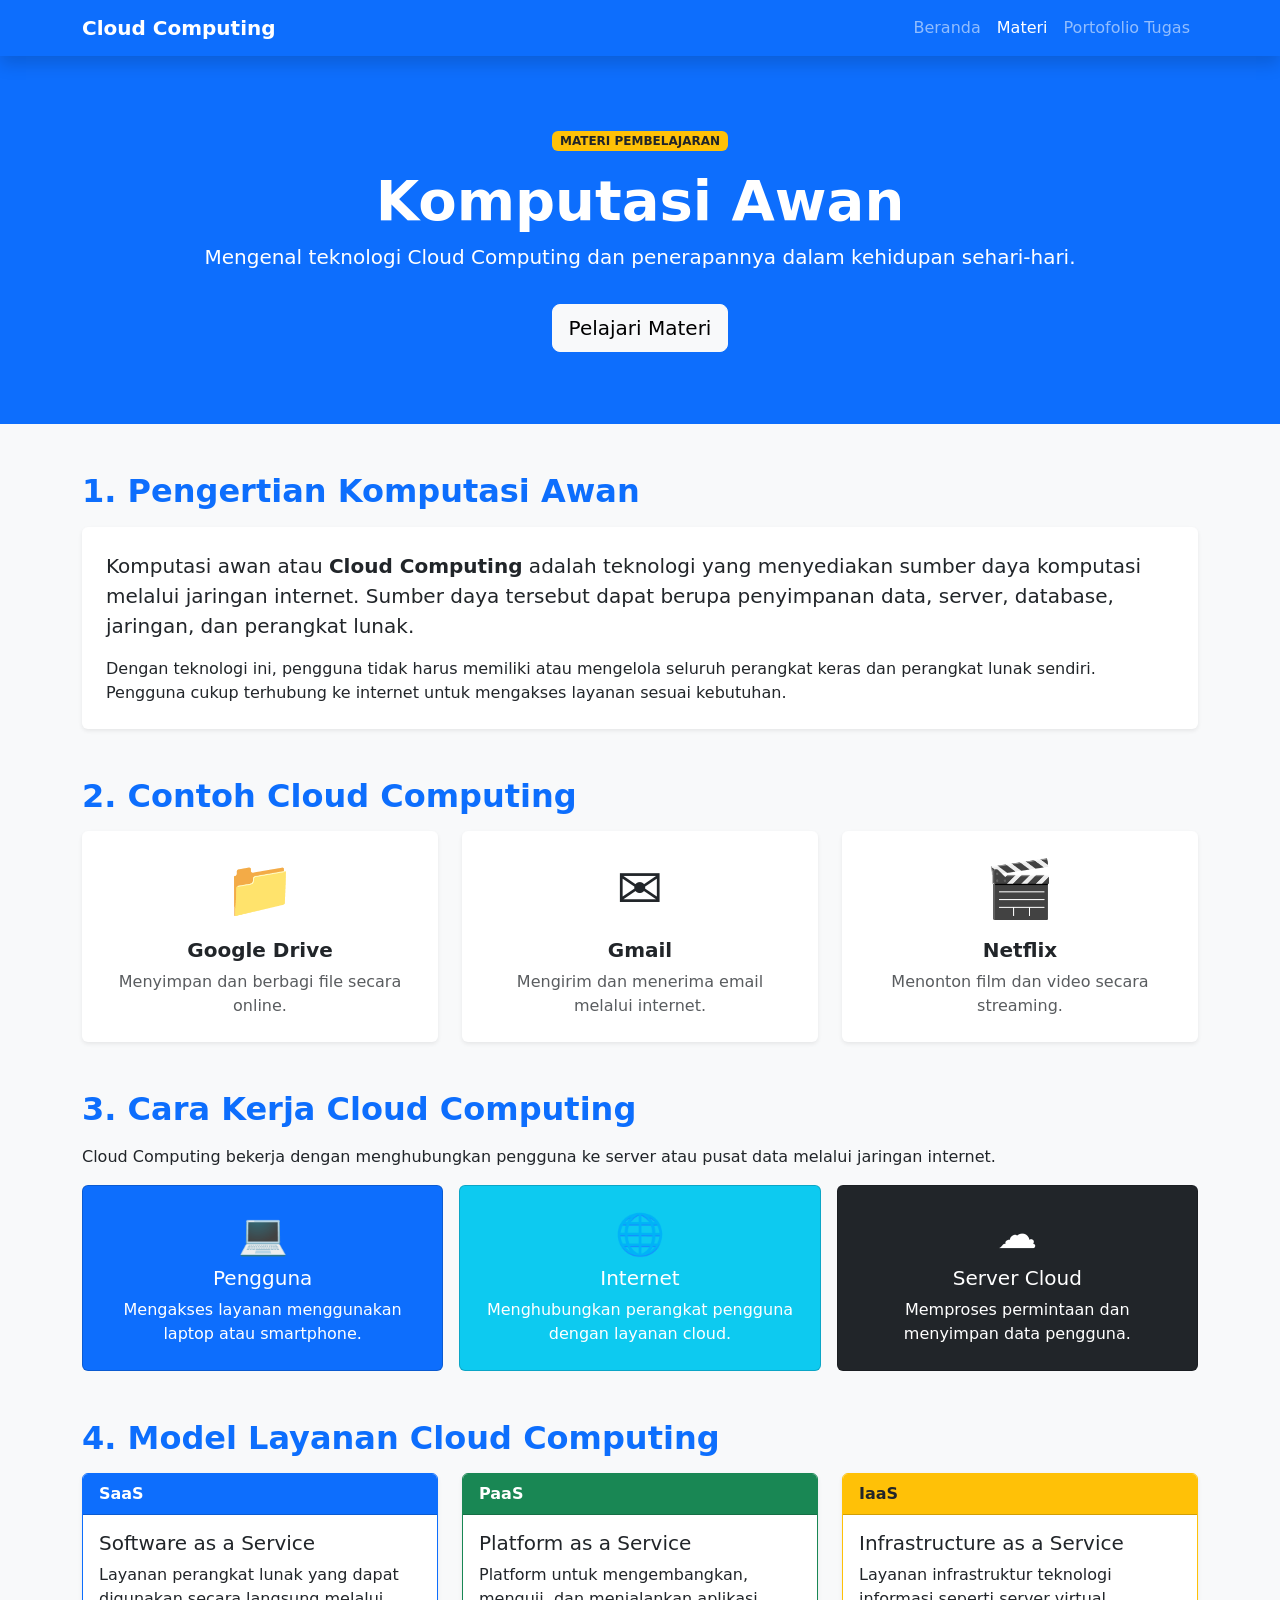
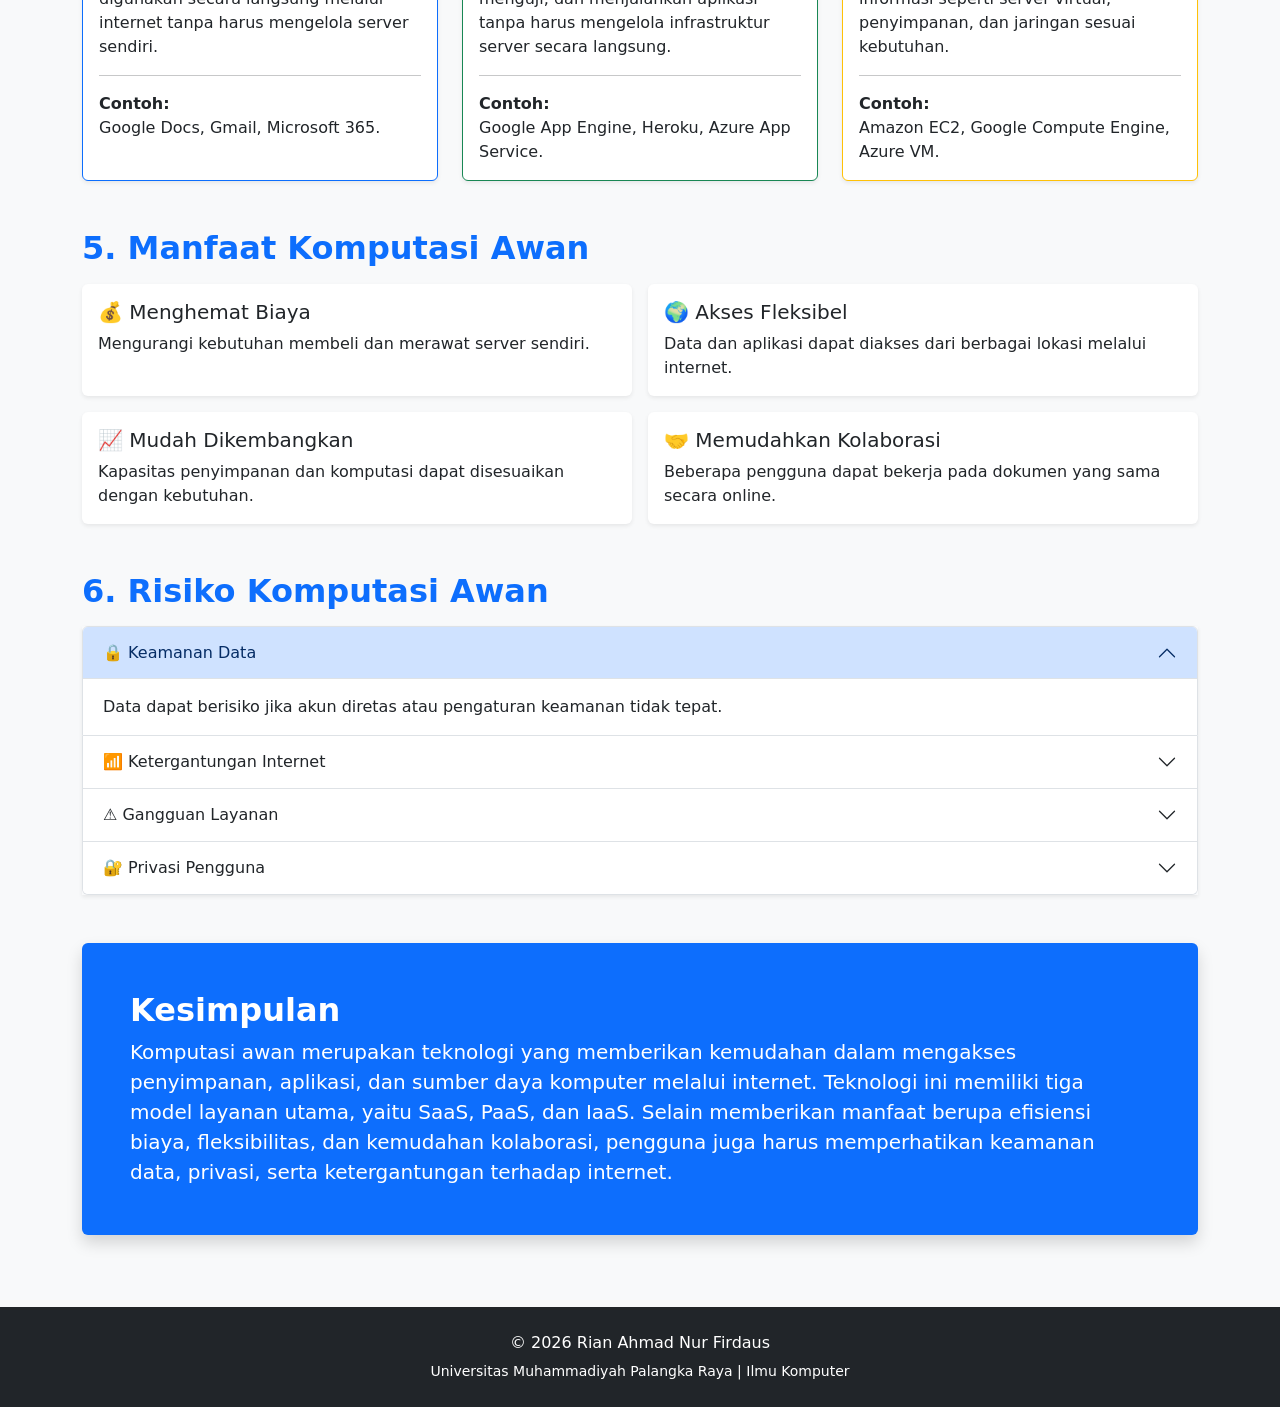
<file: materi.html>
<!DOCTYPE html>
<html lang="id">
<head>
    <meta charset="UTF-8">
    <meta name="viewport" content="width=device-width, initial-scale=1.0">
    <title>Materi Komputasi Awan | Rian</title>

    <!-- Bootstrap CSS -->
    <link href="https://cdn.jsdelivr.net/npm/bootstrap@5.3.3/dist/css/bootstrap.min.css" rel="stylesheet">
</head>

<body class="bg-light">

    <!-- NAVBAR -->
    <nav class="navbar navbar-expand-lg navbar-dark bg-primary shadow">
        <div class="container">
            <a class="navbar-brand fw-bold" href="index.html">Cloud Computing</a>

            <button class="navbar-toggler" type="button" data-bs-toggle="collapse"
                data-bs-target="#menuNavbar">
                <span class="navbar-toggler-icon"></span>
            </button>

            <div class="collapse navbar-collapse" id="menuNavbar">
                <ul class="navbar-nav ms-auto">
                    <li class="nav-item">
                        <a class="nav-link" href="index.html">Beranda</a>
                    </li>
                    <li class="nav-item">
                        <a class="nav-link active" href="materi.html">Materi</a>
                    </li>
                    <li class="nav-item">
                        <a class="nav-link" href="portofolio.html">Portofolio Tugas</a>
                    </li>
                </ul>
            </div>
        </div>
    </nav>

    <!-- HEADER -->
    <header class="bg-primary text-white text-center py-5">
        <div class="container py-4">
            <span class="badge bg-warning text-dark mb-3">MATERI PEMBELAJARAN</span>
            <h1 class="display-4 fw-bold">Komputasi Awan</h1>
            <p class="lead">
                Mengenal teknologi Cloud Computing dan penerapannya
                dalam kehidupan sehari-hari.
            </p>
            <a href="#pengertian" class="btn btn-light btn-lg mt-3">
                Pelajari Materi
            </a>
        </div>
    </header>

    <main class="container py-5">

        <!-- PENGERTIAN -->
        <section id="pengertian" class="mb-5">
            <h2 class="fw-bold text-primary mb-3">1. Pengertian Komputasi Awan</h2>

            <div class="card border-0 shadow-sm">
                <div class="card-body p-4">
                    <p class="fs-5">
                        Komputasi awan atau <strong>Cloud Computing</strong>
                        adalah teknologi yang menyediakan sumber daya komputasi
                        melalui jaringan internet. Sumber daya tersebut dapat
                        berupa penyimpanan data, server, database, jaringan,
                        dan perangkat lunak.
                    </p>

                    <p class="mb-0">
                        Dengan teknologi ini, pengguna tidak harus memiliki
                        atau mengelola seluruh perangkat keras dan perangkat
                        lunak sendiri. Pengguna cukup terhubung ke internet
                        untuk mengakses layanan sesuai kebutuhan.
                    </p>
                </div>
            </div>
        </section>

        <!-- CONTOH -->
        <section class="mb-5">
            <h2 class="fw-bold text-primary mb-3">2. Contoh Cloud Computing</h2>

            <div class="row g-4">
                <div class="col-md-4">
                    <div class="card h-100 border-0 shadow-sm">
                        <div class="card-body text-center p-4">
                            <div class="display-4 mb-3">📁</div>
                            <h5 class="fw-bold">Google Drive</h5>
                            <p class="text-muted mb-0">
                                Menyimpan dan berbagi file secara online.
                            </p>
                        </div>
                    </div>
                </div>

                <div class="col-md-4">
                    <div class="card h-100 border-0 shadow-sm">
                        <div class="card-body text-center p-4">
                            <div class="display-4 mb-3">✉️</div>
                            <h5 class="fw-bold">Gmail</h5>
                            <p class="text-muted mb-0">
                                Mengirim dan menerima email melalui internet.
                            </p>
                        </div>
                    </div>
                </div>

                <div class="col-md-4">
                    <div class="card h-100 border-0 shadow-sm">
                        <div class="card-body text-center p-4">
                            <div class="display-4 mb-3">🎬</div>
                            <h5 class="fw-bold">Netflix</h5>
                            <p class="text-muted mb-0">
                                Menonton film dan video secara streaming.
                            </p>
                        </div>
                    </div>
                </div>
            </div>
        </section>

        <!-- CARA KERJA -->
        <section class="mb-5">
            <h2 class="fw-bold text-primary mb-3">3. Cara Kerja Cloud Computing</h2>

            <p>
                Cloud Computing bekerja dengan menghubungkan pengguna
                ke server atau pusat data melalui jaringan internet.
            </p>

            <div class="row g-3 text-center">
                <div class="col-md-4">
                    <div class="card bg-primary text-white h-100">
                        <div class="card-body p-4">
                            <h1>💻</h1>
                            <h5>Pengguna</h5>
                            <p class="mb-0">
                                Mengakses layanan menggunakan laptop
                                atau smartphone.
                            </p>
                        </div>
                    </div>
                </div>

                <div class="col-md-4">
                    <div class="card bg-info text-white h-100">
                        <div class="card-body p-4">
                            <h1>🌐</h1>
                            <h5>Internet</h5>
                            <p class="mb-0">
                                Menghubungkan perangkat pengguna
                                dengan layanan cloud.
                            </p>
                        </div>
                    </div>
                </div>

                <div class="col-md-4">
                    <div class="card bg-dark text-white h-100">
                        <div class="card-body p-4">
                            <h1>☁️</h1>
                            <h5>Server Cloud</h5>
                            <p class="mb-0">
                                Memproses permintaan dan menyimpan
                                data pengguna.
                            </p>
                        </div>
                    </div>
                </div>
            </div>
        </section>

        <!-- MODEL LAYANAN -->
        <section class="mb-5">
            <h2 class="fw-bold text-primary mb-3">4. Model Layanan Cloud Computing</h2>

            <div class="row g-4">

                <div class="col-md-4">
                    <div class="card h-100 border-primary shadow-sm">
                        <div class="card-header bg-primary text-white fw-bold">
                            SaaS
                        </div>
                        <div class="card-body">
                            <h5 class="card-title">Software as a Service</h5>
                            <p>
                                Layanan perangkat lunak yang dapat digunakan
                                secara langsung melalui internet tanpa harus
                                mengelola server sendiri.
                            </p>
                            <hr>
                            <strong>Contoh:</strong>
                            <p class="mb-0">Google Docs, Gmail, Microsoft 365.</p>
                        </div>
                    </div>
                </div>

                <div class="col-md-4">
                    <div class="card h-100 border-success shadow-sm">
                        <div class="card-header bg-success text-white fw-bold">
                            PaaS
                        </div>
                        <div class="card-body">
                            <h5 class="card-title">Platform as a Service</h5>
                            <p>
                                Platform untuk mengembangkan, menguji,
                                dan menjalankan aplikasi tanpa harus
                                mengelola infrastruktur server secara langsung.
                            </p>
                            <hr>
                            <strong>Contoh:</strong>
                            <p class="mb-0">Google App Engine, Heroku, Azure App Service.</p>
                        </div>
                    </div>
                </div>

                <div class="col-md-4">
                    <div class="card h-100 border-warning shadow-sm">
                        <div class="card-header bg-warning fw-bold">
                            IaaS
                        </div>
                        <div class="card-body">
                            <h5 class="card-title">Infrastructure as a Service</h5>
                            <p>
                                Layanan infrastruktur teknologi informasi
                                seperti server virtual, penyimpanan,
                                dan jaringan sesuai kebutuhan.
                            </p>
                            <hr>
                            <strong>Contoh:</strong>
                            <p class="mb-0">Amazon EC2, Google Compute Engine, Azure VM.</p>
                        </div>
                    </div>
                </div>

            </div>
        </section>

        <!-- MANFAAT -->
        <section class="mb-5">
            <h2 class="fw-bold text-primary mb-3">5. Manfaat Komputasi Awan</h2>

            <div class="row g-3">
                <div class="col-md-6">
                    <div class="card border-0 shadow-sm h-100">
                        <div class="card-body">
                            <h5>💰 Menghemat Biaya</h5>
                            <p class="mb-0">
                                Mengurangi kebutuhan membeli dan merawat
                                server sendiri.
                            </p>
                        </div>
                    </div>
                </div>

                <div class="col-md-6">
                    <div class="card border-0 shadow-sm h-100">
                        <div class="card-body">
                            <h5>🌍 Akses Fleksibel</h5>
                            <p class="mb-0">
                                Data dan aplikasi dapat diakses dari berbagai
                                lokasi melalui internet.
                            </p>
                        </div>
                    </div>
                </div>

                <div class="col-md-6">
                    <div class="card border-0 shadow-sm h-100">
                        <div class="card-body">
                            <h5>📈 Mudah Dikembangkan</h5>
                            <p class="mb-0">
                                Kapasitas penyimpanan dan komputasi dapat
                                disesuaikan dengan kebutuhan.
                            </p>
                        </div>
                    </div>
                </div>

                <div class="col-md-6">
                    <div class="card border-0 shadow-sm h-100">
                        <div class="card-body">
                            <h5>🤝 Memudahkan Kolaborasi</h5>
                            <p class="mb-0">
                                Beberapa pengguna dapat bekerja pada dokumen
                                yang sama secara online.
                            </p>
                        </div>
                    </div>
                </div>
            </div>
        </section>

        <!-- RISIKO -->
        <section class="mb-5">
            <h2 class="fw-bold text-primary mb-3">6. Risiko Komputasi Awan</h2>

            <div class="accordion shadow-sm" id="accordionRisiko">

                <div class="accordion-item">
                    <h2 class="accordion-header">
                        <button class="accordion-button" type="button"
                            data-bs-toggle="collapse" data-bs-target="#risiko1">
                            🔒 Keamanan Data
                        </button>
                    </h2>
                    <div id="risiko1" class="accordion-collapse collapse show"
                        data-bs-parent="#accordionRisiko">
                        <div class="accordion-body">
                            Data dapat berisiko jika akun diretas
                            atau pengaturan keamanan tidak tepat.
                        </div>
                    </div>
                </div>

                <div class="accordion-item">
                    <h2 class="accordion-header">
                        <button class="accordion-button collapsed" type="button"
                            data-bs-toggle="collapse" data-bs-target="#risiko2">
                            📶 Ketergantungan Internet
                        </button>
                    </h2>
                    <div id="risiko2" class="accordion-collapse collapse"
                        data-bs-parent="#accordionRisiko">
                        <div class="accordion-body">
                            Akses layanan dapat terganggu ketika
                            koneksi internet bermasalah.
                        </div>
                    </div>
                </div>

                <div class="accordion-item">
                    <h2 class="accordion-header">
                        <button class="accordion-button collapsed" type="button"
                            data-bs-toggle="collapse" data-bs-target="#risiko3">
                            ⚠️ Gangguan Layanan
                        </button>
                    </h2>
                    <div id="risiko3" class="accordion-collapse collapse"
                        data-bs-parent="#accordionRisiko">
                        <div class="accordion-body">
                            Server atau penyedia layanan dapat mengalami
                            gangguan sehingga layanan sementara tidak tersedia.
                        </div>
                    </div>
                </div>

                <div class="accordion-item">
                    <h2 class="accordion-header">
                        <button class="accordion-button collapsed" type="button"
                            data-bs-toggle="collapse" data-bs-target="#risiko4">
                            🔐 Privasi Pengguna
                        </button>
                    </h2>
                    <div id="risiko4" class="accordion-collapse collapse"
                        data-bs-parent="#accordionRisiko">
                        <div class="accordion-body">
                            Pengguna perlu memahami bagaimana penyedia layanan
                            mengelola dan melindungi data pribadi.
                        </div>
                    </div>
                </div>

            </div>
        </section>

        <!-- KESIMPULAN -->
        <section class="mb-4">
            <div class="card bg-primary text-white border-0 shadow">
                <div class="card-body p-4 p-md-5">
                    <h2 class="fw-bold">Kesimpulan</h2>
                    <p class="lead mb-0">
                        Komputasi awan merupakan teknologi yang memberikan
                        kemudahan dalam mengakses penyimpanan, aplikasi,
                        dan sumber daya komputer melalui internet.
                        Teknologi ini memiliki tiga model layanan utama,
                        yaitu SaaS, PaaS, dan IaaS. Selain memberikan manfaat
                        berupa efisiensi biaya, fleksibilitas, dan kemudahan
                        kolaborasi, pengguna juga harus memperhatikan keamanan
                        data, privasi, serta ketergantungan terhadap internet.
                    </p>
                </div>
            </div>
        </section>

    </main>

    <!-- FOOTER -->
    <footer class="bg-dark text-white text-center py-4">
        <p class="mb-1">© 2026 Rian Ahmad Nur Firdaus</p>
        <small>Universitas Muhammadiyah Palangka Raya | Ilmu Komputer</small>
    </footer>

    <!-- Bootstrap JS -->
    <script src="https://cdn.jsdelivr.net/npm/bootstrap@5.3.3/dist/js/bootstrap.bundle.min.js"></script>

</body>
</html>
</file>
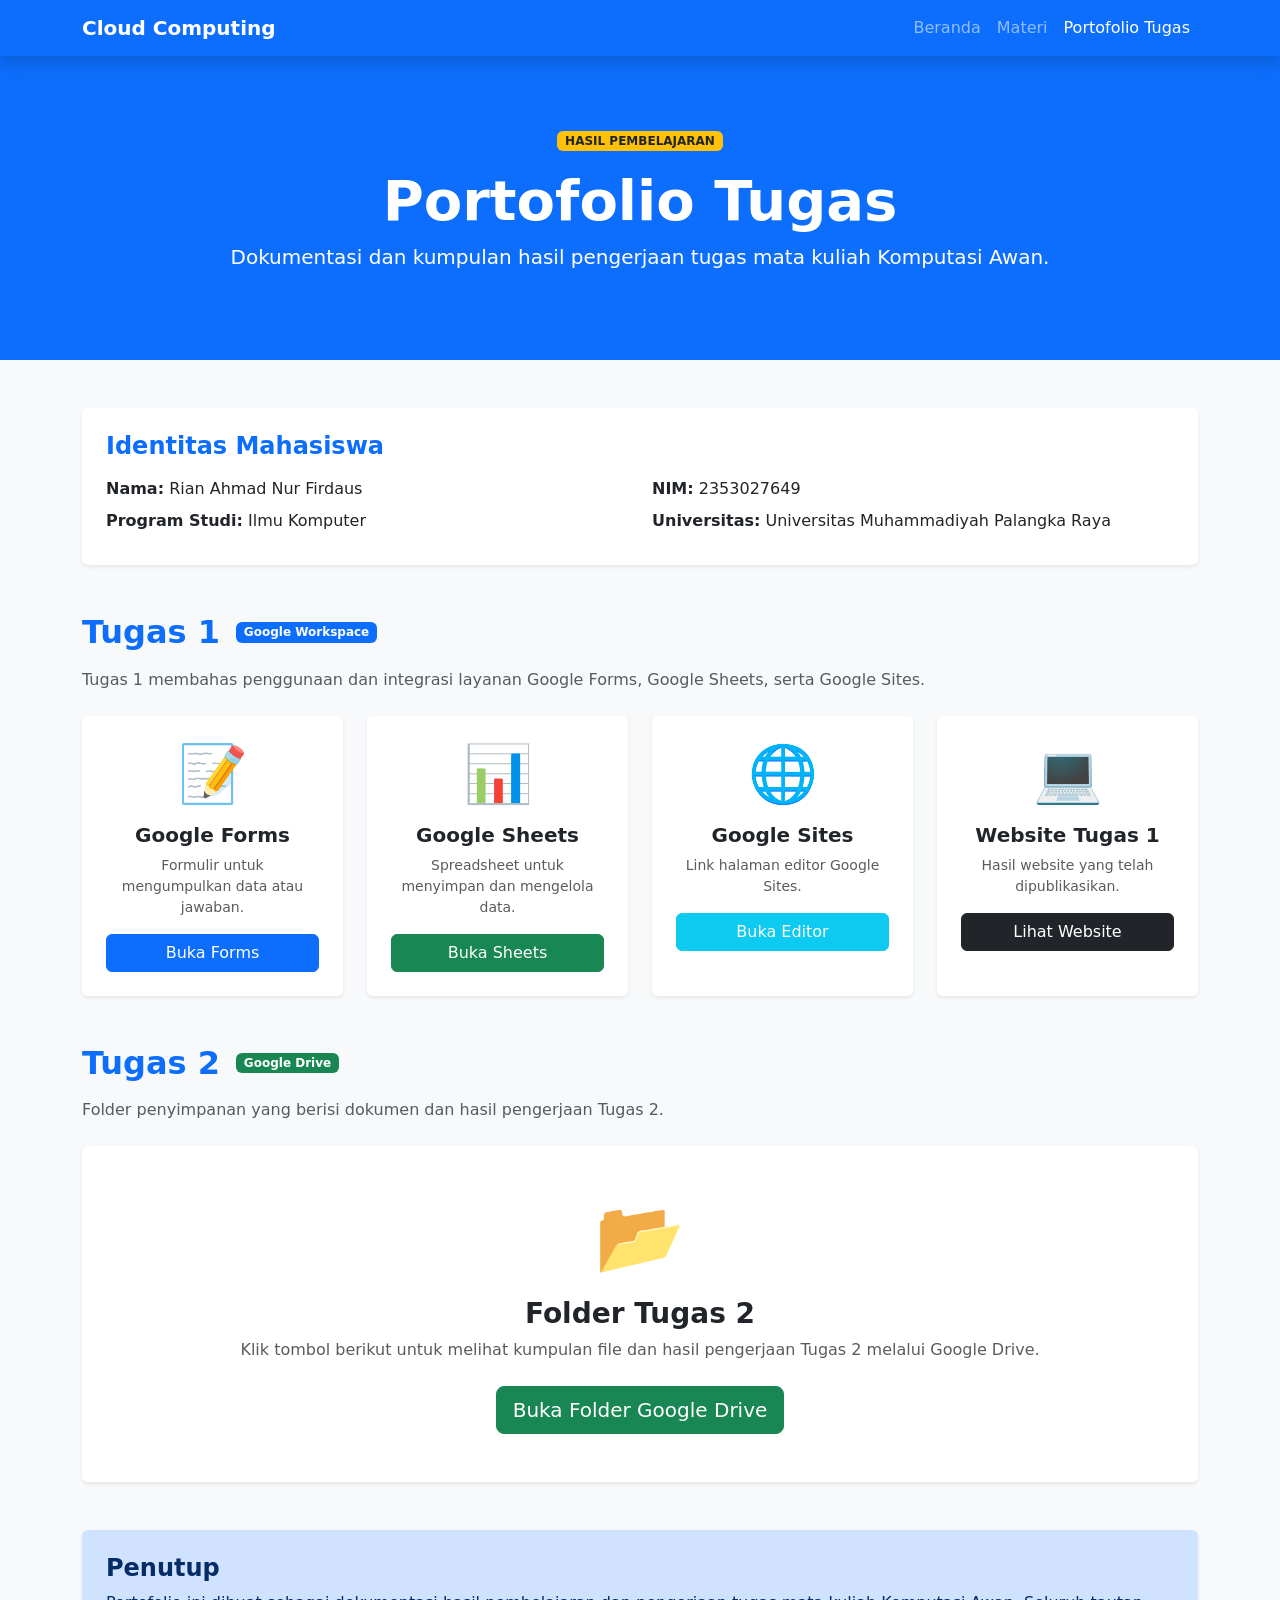
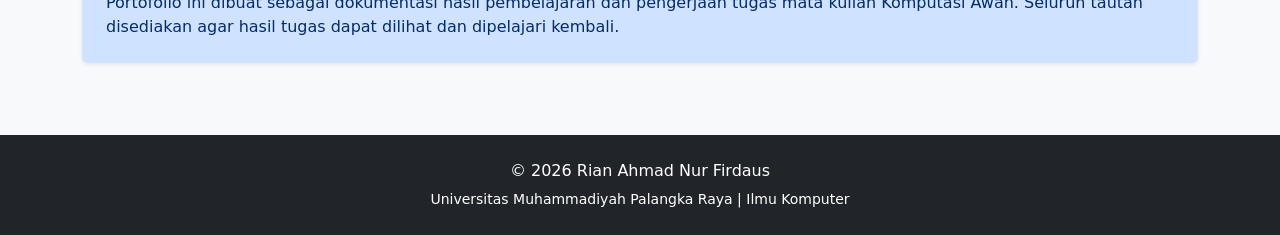
<file: portofolio.html>
<!DOCTYPE html>
<html lang="id">
<head>
    <meta charset="UTF-8">
    <meta name="viewport" content="width=device-width, initial-scale=1.0">
    <title>Portofolio Tugas | Rian</title>

    <!-- Bootstrap CSS -->
    <link href="https://cdn.jsdelivr.net/npm/bootstrap@5.3.3/dist/css/bootstrap.min.css" rel="stylesheet">
</head>

<body class="bg-light">

    <!-- NAVBAR -->
    <nav class="navbar navbar-expand-lg navbar-dark bg-primary shadow">
        <div class="container">
            <a class="navbar-brand fw-bold" href="index.html">Cloud Computing</a>

            <button class="navbar-toggler" type="button" data-bs-toggle="collapse"
                data-bs-target="#menuNavbar">
                <span class="navbar-toggler-icon"></span>
            </button>

            <div class="collapse navbar-collapse" id="menuNavbar">
                <ul class="navbar-nav ms-auto">
                    <li class="nav-item">
                        <a class="nav-link" href="index.html">Beranda</a>
                    </li>
                    <li class="nav-item">
                        <a class="nav-link" href="materi.html">Materi</a>
                    </li>
                    <li class="nav-item">
                        <a class="nav-link active" href="portofolio.html">Portofolio Tugas</a>
                    </li>
                </ul>
            </div>
        </div>
    </nav>

    <!-- HEADER -->
    <header class="bg-primary text-white text-center py-5">
        <div class="container py-4">
            <span class="badge bg-warning text-dark mb-3">HASIL PEMBELAJARAN</span>
            <h1 class="display-4 fw-bold">Portofolio Tugas</h1>
            <p class="lead">
                Dokumentasi dan kumpulan hasil pengerjaan tugas
                mata kuliah Komputasi Awan.
            </p>
        </div>
    </header>

    <main class="container py-5">

        <!-- IDENTITAS -->
        <section class="mb-5">
            <div class="card border-0 shadow-sm">
                <div class="card-body p-4">
                    <h4 class="fw-bold text-primary mb-3">Identitas Mahasiswa</h4>

                    <div class="row">
                        <div class="col-md-6 mb-2">
                            <strong>Nama:</strong> Rian Ahmad Nur Firdaus
                        </div>

                        <div class="col-md-6 mb-2">
                            <strong>NIM:</strong> 2353027649
                        </div>

                        <div class="col-md-6 mb-2">
                            <strong>Program Studi:</strong> Ilmu Komputer
                        </div>

                        <div class="col-md-6 mb-2">
                            <strong>Universitas:</strong> Universitas Muhammadiyah Palangka Raya
                        </div>
                    </div>
                </div>
            </div>
        </section>

        <!-- TUGAS 1 -->
        <section class="mb-5">
            <div class="d-flex align-items-center mb-3">
                <h2 class="fw-bold text-primary mb-0">Tugas 1</h2>
                <span class="badge bg-primary ms-3">Google Workspace</span>
            </div>

            <p class="text-muted mb-4">
                Tugas 1 membahas penggunaan dan integrasi layanan
                Google Forms, Google Sheets, serta Google Sites.
            </p>

            <div class="row g-4">

                <!-- FORMS -->
                <div class="col-md-6 col-lg-3">
                    <div class="card h-100 border-0 shadow-sm">
                        <div class="card-body text-center p-4">
                            <div class="display-4 mb-3">📝</div>
                            <h5 class="fw-bold">Google Forms</h5>
                            <p class="text-muted small">
                                Formulir untuk mengumpulkan data atau jawaban.
                            </p>
                            <a href="https://docs.google.com/forms/d/1xNkm0gqU0BfKuEfHnZ1uE3IsGFhoLhAVPHUQ_Rmtb04/edit"
                                target="_blank" rel="noopener noreferrer"
                                class="btn btn-primary w-100">
                                Buka Forms
                            </a>
                        </div>
                    </div>
                </div>

                <!-- SHEETS -->
                <div class="col-md-6 col-lg-3">
                    <div class="card h-100 border-0 shadow-sm">
                        <div class="card-body text-center p-4">
                            <div class="display-4 mb-3">📊</div>
                            <h5 class="fw-bold">Google Sheets</h5>
                            <p class="text-muted small">
                                Spreadsheet untuk menyimpan dan mengelola data.
                            </p>
                            <a href="https://docs.google.com/spreadsheets/d/1PhCHXebrpCC_IcwRmo6MRj-3kQk1NpJCRNrGJgybK10/edit?resourcekey=&gid=2123396104#gid=2123396104"
                                target="_blank" rel="noopener noreferrer"
                                class="btn btn-success w-100">
                                Buka Sheets
                            </a>
                        </div>
                    </div>
                </div>

                <!-- SITES EDITOR -->
                <div class="col-md-6 col-lg-3">
                    <div class="card h-100 border-0 shadow-sm">
                        <div class="card-body text-center p-4">
                            <div class="display-4 mb-3">🌐</div>
                            <h5 class="fw-bold">Google Sites</h5>
                            <p class="text-muted small">
                                Link halaman editor Google Sites.
                            </p>
                            <a href="https://sites.google.com/d/1oCiRzAkOiO_gnNMFOzUs4BLDrMvRsgzq/p/1kJQaTeplDl36x_eL8l7u-Yj5J7GC80oa/edit"
                                target="_blank" rel="noopener noreferrer"
                                class="btn btn-info text-white w-100">
                                Buka Editor
                            </a>
                        </div>
                    </div>
                </div>

                <!-- WEBSITE -->
                <div class="col-md-6 col-lg-3">
                    <div class="card h-100 border-0 shadow-sm">
                        <div class="card-body text-center p-4">
                            <div class="display-4 mb-3">💻</div>
                            <h5 class="fw-bold">Website Tugas 1</h5>
                            <p class="text-muted small">
                                Hasil website yang telah dipublikasikan.
                            </p>
                            <a href="https://sites.google.com/view/rian-ahmad-nurfirdaus-website/halaman-muka"
                                target="_blank" rel="noopener noreferrer"
                                class="btn btn-dark w-100">
                                Lihat Website
                            </a>
                        </div>
                    </div>
                </div>

            </div>
        </section>

        <!-- TUGAS 2 -->
        <section class="mb-5">
            <div class="d-flex align-items-center mb-3">
                <h2 class="fw-bold text-primary mb-0">Tugas 2</h2>
                <span class="badge bg-success ms-3">Google Drive</span>
            </div>

            <p class="text-muted mb-4">
                Folder penyimpanan yang berisi dokumen dan hasil
                pengerjaan Tugas 2.
            </p>

            <div class="card border-0 shadow-sm">
                <div class="card-body p-4 p-md-5 text-center">
                    <div class="display-2 mb-3">📂</div>
                    <h3 class="fw-bold">Folder Tugas 2</h3>
                    <p class="text-muted">
                        Klik tombol berikut untuk melihat kumpulan
                        file dan hasil pengerjaan Tugas 2 melalui Google Drive.
                    </p>

                    <a href="https://drive.google.com/drive/folders/1-c3u2TxQNkoRJx1iAJ5WjZv-mb9pTvpz?hl=ID"
                        target="_blank" rel="noopener noreferrer"
                        class="btn btn-success btn-lg mt-2">
                        Buka Folder Google Drive
                    </a>
                </div>
            </div>
        </section>

        <!-- PENUTUP -->
        <section class="mb-4">
            <div class="alert alert-primary border-0 shadow-sm p-4">
                <h4 class="fw-bold">Penutup</h4>
                <p class="mb-0">
                    Portofolio ini dibuat sebagai dokumentasi hasil
                    pembelajaran dan pengerjaan tugas mata kuliah
                    Komputasi Awan. Seluruh tautan disediakan agar
                    hasil tugas dapat dilihat dan dipelajari kembali.
                </p>
            </div>
        </section>

    </main>

    <!-- FOOTER -->
    <footer class="bg-dark text-white text-center py-4">
        <p class="mb-1">© 2026 Rian Ahmad Nur Firdaus</p>
        <small>Universitas Muhammadiyah Palangka Raya | Ilmu Komputer</small>
    </footer>

    <!-- Bootstrap JS -->
    <script src="https://cdn.jsdelivr.net/npm/bootstrap@5.3.3/dist/js/bootstrap.bundle.min.js"></script>

</body>
</html>
</file>
